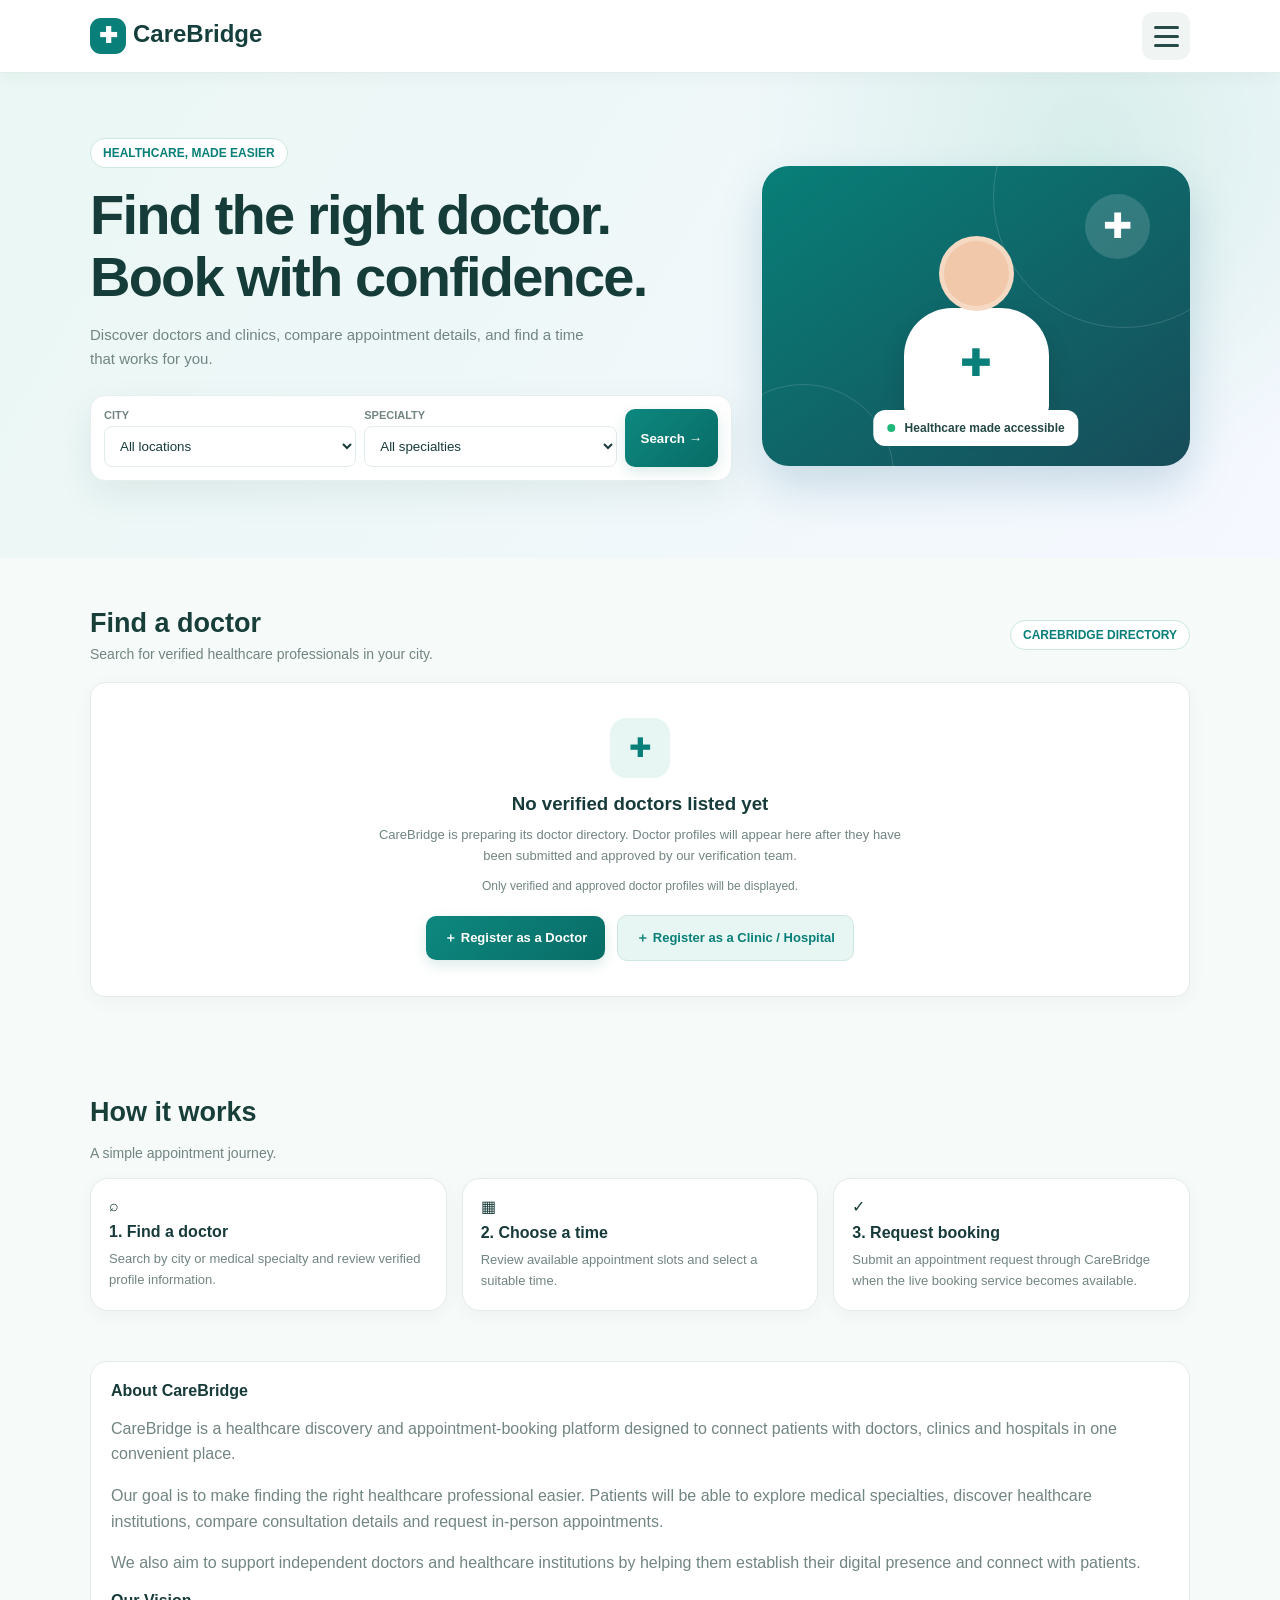
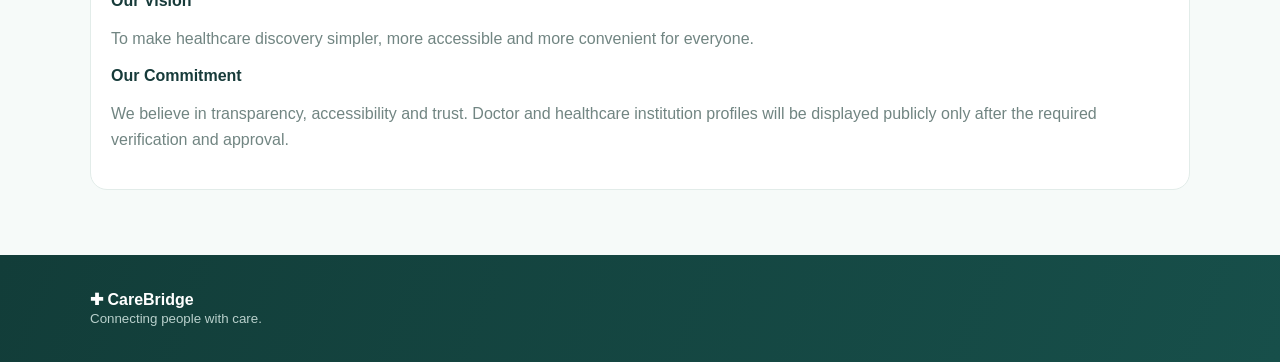
<file: index.html>
<!DOCTYPE html>
<html lang="en">

<head>
<meta charset="UTF-8">
<meta name="viewport" content="width=device-width, initial-scale=1.0">
<meta name="theme-color" content="#087f78">

<meta name="description" content="Discover verified doctors and clinics, compare appointment details and find healthcare services with CareBridge.">

<title>CareBridge | Doctor Appointments</title>

<style>

:root {
  --g:#087f78;
  --p:#e8f6f3;
  --ink:#173b3a;
  --muted:#718582;
  --line:#e2ece9;
  --bg:#f6faf9;
}

* {
  box-sizing:border-box;
}

html {
  scroll-behavior:smooth;
}

body {
  margin:0;
  font-family:Arial,sans-serif;
  color:var(--ink);
  background:var(--bg);
}

.wrap {
  width:min(1100px,92%);
  margin:auto;
}

header {
  background:white;
  border-bottom:1px solid var(--line);
  position:sticky;
  top:0;
  z-index:10;
  box-shadow:0 3px 18px #143c370b;
}

nav {
  height:72px;
  display:flex;
  align-items:center;
  justify-content:space-between;
  gap:12px;
}

.brand {
  font-size:24px;
  font-weight:800;
  color:#153f3c;
  white-space:nowrap;
  text-decoration:none;
}

.logo {
  display:inline-grid;
  place-items:center;
  width:36px;
  height:36px;
  background:var(--g);
  color:white;
  border-radius:11px;
  margin-right:7px;
  font-size:22px;
  vertical-align:middle;
}

button {
  cursor:pointer;
  border:0;
  border-radius:10px;
  padding:12px 16px;
  font-weight:bold;
  transition:.2s;
}

.primary {
  background:linear-gradient(135deg,#0d887f,#086c66);
  color:white;
  box-shadow:0 5px 14px #0d766e26;
}

.primary:hover {
  transform:translateY(-2px);
}

/* REGISTRATION BUTTONS */

.primary-link {
  display:inline-flex;
  align-items:center;
  justify-content:center;
  padding:13px 18px;
  border-radius:10px;
  background:linear-gradient(135deg,#0d887f,#086c66);
  color:white;
  text-decoration:none;
  font-size:13px;
  font-weight:bold;
  box-shadow:0 5px 14px #0d766e26;
  transition:.2s;
}

.primary-link:hover {
  transform:translateY(-2px);
  box-shadow:0 8px 18px #0d766e35;
}

.secondary-link {
  display:inline-flex;
  align-items:center;
  justify-content:center;
  padding:13px 18px;
  border-radius:10px;
  background:var(--p);
  color:var(--g);
  text-decoration:none;
  font-size:13px;
  font-weight:bold;
  border:1px solid #cde7e1;
  transition:.2s;
}

.secondary-link:hover {
  background:#d9f0eb;
  transform:translateY(-2px);
}

.register-actions {
  display:flex;
  justify-content:center;
  align-items:center;
  flex-wrap:wrap;
  gap:12px;
  margin-top:22px;
}

/* HERO */

.hero {
  padding:65px 0;
  background:
    radial-gradient(circle at 85% 15%,#d7eeea 0,transparent 30%),
    linear-gradient(120deg,#eaf7f4,#f5f8ff);
}

.hero-grid {
  display:grid;
  grid-template-columns:1.2fr .8fr;
  gap:30px;
  align-items:center;
}

.pill {
  display:inline-block;
  background:white;
  color:var(--g);
  border:1px solid #cde7e1;
  padding:7px 12px;
  border-radius:30px;
  font-size:12px;
  font-weight:bold;
}

h1 {
  color:#153c39;
  font-size:clamp(36px,5vw,56px);
  line-height:1.1;
  letter-spacing:-1.8px;
  margin:16px 0;
}

p {
  line-height:1.6;
  color:var(--muted);
}

.hero p {
  max-width:520px;
  font-size:15px;
}

.search {
  background:white;
  padding:13px;
  border-radius:15px;
  display:grid;
  grid-template-columns:1fr 1fr auto;
  gap:8px;
  margin-top:24px;
  border:1px solid #e6efed;
  box-shadow:0 14px 35px #1e4b4414;
}

label {
  font-size:11px;
  color:var(--muted);
  font-weight:bold;
  display:block;
  margin-bottom:5px;
}

select,
input {
  width:100%;
  padding:11px;
  border:1px solid var(--line);
  border-radius:8px;
  background:white;
  color:var(--ink);
  font-family:inherit;
}

/* HERO ILLUSTRATION */

.art {
  height:300px;
  background:linear-gradient(145deg,#087f78,#174c59);
  border-radius:27px;
  box-shadow:0 20px 45px #0a5a832e;
  overflow:hidden;
  position:relative;
}

.art:before,
.art:after {
  content:"";
  position:absolute;
  border:1px solid #ffffff24;
  border-radius:50%;
}

.art:before {
  width:260px;
  height:260px;
  top:-100px;
  right:-65px;
}

.art:after {
  width:180px;
  height:180px;
  bottom:-100px;
  left:-50px;
}

.doctor-visual {
  position:relative;
  width:100%;
  height:100%;
  display:flex;
  align-items:center;
  justify-content:center;
}

.doctor-circle {
  position:absolute;
  top:28px;
  right:40px;
  width:65px;
  height:65px;
  border-radius:50%;
  display:grid;
  place-items:center;
  background:#ffffff25;
  color:white;
  font-size:35px;
}

.doctor-person {
  position:relative;
  width:150px;
  height:190px;
  margin-top:30px;
  display:flex;
  align-items:center;
  flex-direction:column;
}

.doctor-head {
  width:75px;
  height:75px;
  border-radius:50%;
  background:#f1c8a9;
  border:5px solid #ffffff4d;
  z-index:2;
}

.doctor-body {
  width:145px;
  height:110px;
  margin-top:-3px;
  border-radius:48px 48px 12px 12px;
  background:white;
  color:var(--g);
  display:grid;
  place-items:center;
  font-size:38px;
  box-shadow:0 10px 25px #0002;
}

.visual-label {
  position:absolute;
  bottom:20px;
  left:50%;
  transform:translateX(-50%);
  width:max-content;
  max-width:90%;
  background:white;
  color:#234844;
  border-radius:12px;
  padding:11px 14px;
  font-size:12px;
  font-weight:bold;
}

.online-dot {
  display:inline-block;
  width:8px;
  height:8px;
  background:#20b77a;
  border-radius:50%;
  margin-right:6px;
}

/* SECTIONS */

section {
  padding:50px 0;
}

.head {
  display:flex;
  justify-content:space-between;
  align-items:center;
  gap:12px;
}

h2 {
  margin:0 0 7px;
  font-size:27px;
  color:#183e3a;
}

.muted {
  color:var(--muted);
  font-size:14px;
}

/* EMPTY DOCTOR DIRECTORY */

.empty-state {
  text-align:center;
  background:white;
  border:1px solid var(--line);
  border-radius:15px;
  padding:35px 20px;
  margin-top:20px;
  box-shadow:0 5px 20px #19463f09;
}

.empty-icon {
  width:60px;
  height:60px;
  border-radius:16px;
  background:var(--p);
  color:var(--g);
  display:grid;
  place-items:center;
  margin:0 auto 15px;
  font-size:27px;
}

.empty-state h3 {
  margin:0 0 10px;
  color:var(--ink);
}

.empty-state p {
  max-width:550px;
  margin:0 auto 12px;
  font-size:13px;
}

.search-message {
  margin-top:12px;
  font-size:13px;
  color:var(--muted);
}

/* HOW IT WORKS */

.steps {
  display:grid;
  grid-template-columns:repeat(3,1fr);
  gap:15px;
}

.step {
  background:white;
  border:1px solid var(--line);
  padding:18px;
  border-radius:18px;
  box-shadow:0 5px 18px #19463f09;
}

.step b {
  display:block;
  margin:8px 0;
}

.step p {
  font-size:13px;
  margin:0;
}

/* ABOUT AND FOOTER */

.about-box {
  background:white;
  border:1px solid var(--line);
  padding:20px;
  border-radius:17px;
}

footer {
  background:linear-gradient(110deg,#123d39,#174f4a);
  color:white;
  padding:35px 0;
  margin-top:15px;
}

footer small {
  color:#b9d0cc;
}

/* HAMBURGER NAVIGATION */

.main-nav {
  position:relative;
  display:flex;
  align-items:center;
  justify-content:space-between;
  height:72px;
  gap:15px;
}

.menu-toggle {
  width:48px;
  height:48px;
  padding:10px;
  background:#f0f5f4;
  border-radius:12px;
  display:flex;
  flex-direction:column;
  justify-content:center;
  align-items:center;
  gap:6px;
  flex-shrink:0;
  position:relative;
  z-index:32;
}

.menu-toggle span {
  display:block;
  width:25px;
  height:3px;
  background:#244b47;
  border-radius:5px;
}

.menu-overlay {
  display:none;
  position:fixed;
  inset:0;
  background:rgba(12,35,33,.45);
  z-index:30;
}

.menu-overlay.show {
  display:block;
}

.mobile-menu {
  display:none;
  position:absolute;
  top:calc(100% + 10px);
  right:0;
  width:min(360px,calc(100vw - 32px));
  background:white;
  border:1px solid var(--line);
  border-radius:18px;
  padding:18px;
  box-shadow:0 15px 45px rgba(0,0,0,.15);
  z-index:31;
  flex-direction:column;
  gap:5px;
}

.mobile-menu.open {
  display:flex;
  animation:menuSlideIn .25s ease-out;
}

@keyframes menuSlideIn {
  from {
    opacity:0;
    transform:translateY(-12px);
  }

  to {
    opacity:1;
    transform:translateY(0);
  }
}

.mobile-menu a {
  display:block;
  padding:14px 12px;
  border-radius:10px;
  text-decoration:none;
  color:#405b57;
  font-size:15px;
  font-weight:bold;
}

.mobile-menu a:hover {
  background:var(--p);
  color:var(--g);
}

.menu-divider {
  height:1px;
  background:var(--line);
  margin:10px 0;
}

.mobile-menu a.menu-register {
  background:var(--p);
  color:var(--g);
}

.mobile-menu a.menu-login {
  background:var(--g);
  color:white;
  text-align:center;
  margin-top:5px;
}

/* TABLET */

@media(max-width:750px) {

  .hero-grid {
    grid-template-columns:1fr;
    gap:25px;
  }

  .hero {
    padding:42px 0;
  }

  .art {
    height:240px;
  }

}

/* MOBILE */

@media(max-width:540px) {

  nav,
  .main-nav {
    height:65px;
  }

  .brand {
    font-size:21px;
  }

  .hero {
    padding:38px 0;
  }

  .hero-grid {
    grid-template-columns:1fr;
    gap:22px;
  }

  h1 {
    font-size:39px;
    margin:15px 0;
  }

  .hero p {
    font-size:14px;
  }

  .search {
    grid-template-columns:1fr;
  }

  .art {
    height:220px;
  }

  .steps {
    grid-template-columns:1fr;
  }

  .head {
    align-items:flex-start;
    flex-direction:column;
  }

  section {
    padding:42px 0;
  }

  .register-actions a {
    width:100%;
    max-width:280px;
  }

}

</style>
</head>

<body>

<!-- HEADER -->

<header>
  <div class="wrap">

    <nav class="main-nav">

      <a href="index.html" class="brand">
        <span class="logo">✚</span>CareBridge
      </a>

      <button
        class="menu-toggle"
        id="menuToggle"
        aria-label="Open navigation menu"
        aria-expanded="false"
        type="button">

        <span></span>
        <span></span>
        <span></span>

      </button>

      <div class="menu-overlay" id="menuOverlay"></div>

      <div class="mobile-menu" id="mobileMenu">

        <a href="index.html">⌂ Home</a>

        <a href="#doctors">♙ Doctors</a>

        <a href="clinics.html">✚ Clinics & Hospitals</a>

        <a href="login.html?type=patient">▦ My Appointments</a>

        <a href="#about">ⓘ About Us</a>

        <a href="#contact">✉ Contact Us</a>

        <div class="menu-divider"></div>

        <a href="login.html?type=doctor&mode=register"
           class="menu-register">
          ＋ Register as a Doctor
        </a>

        <a href="login.html?type=clinic&mode=register"
           class="menu-register">
          ＋ Register as a Clinic / Hospital
        </a>

        <a href="login.html?type=patient"
           class="menu-login">
          ↪ Patient Login / Register
        </a>

      </div>

    </nav>

  </div>
</header>

<main>

<!-- HERO -->

<section class="hero">

  <div class="wrap hero-grid">

    <div>

      <span class="pill">HEALTHCARE, MADE EASIER</span>

      <h1>Find the right doctor. Book with confidence.</h1>

      <p>
        Discover doctors and clinics, compare appointment details,
        and find a time that works for you.
      </p>

      <div class="search">

        <div>
          <label for="city">CITY</label>

          <select id="city">
            <option value="">All locations</option>
            <option value="Hojai">Hojai</option>
            <option value="Guwahati">Guwahati</option>
          </select>
        </div>

        <div>
          <label for="specialty">SPECIALTY</label>

          <select id="specialty">
            <option value="">All specialties</option>
            <option>General Physician</option>
            <option>Dermatologist</option>
            <option>Paediatrician</option>
            <option>Cardiologist</option>
            <option>Gynaecologist</option>
          </select>
        </div>

        <button class="primary" id="searchDoctors" type="button">
          Search →
        </button>

      </div>

      <div class="search-message" id="searchMessage" aria-live="polite"></div>

    </div>

    <div class="art">

      <div class="doctor-visual">

        <div class="doctor-circle">✚</div>

        <div class="doctor-person">
          <div class="doctor-head"></div>
          <div class="doctor-body">✚</div>
        </div>

        <div class="visual-label">
          <span class="online-dot"></span>
          Healthcare made accessible
        </div>

      </div>

    </div>

  </div>

</section>

<!-- DOCTOR DIRECTORY -->

<section id="doctors">

  <div class="wrap">

    <div class="head">

      <div>
        <h2>Find a doctor</h2>

        <div class="muted">
          Search for verified healthcare professionals in your city.
        </div>
      </div>

      <span class="pill">CAREBRIDGE DIRECTORY</span>

    </div>

    <div class="empty-state">

      <div class="empty-icon">✚</div>

      <h3>No verified doctors listed yet</h3>

      <p>
        CareBridge is preparing its doctor directory.
        Doctor profiles will appear here after they have been
        submitted and approved by our verification team.
      </p>

      <div class="muted" style="font-size:12px">
        Only verified and approved doctor profiles will be displayed.
      </div>

      <div class="register-actions">

        <a href="login.html?type=doctor&mode=register"
           class="primary-link">
          ＋ Register as a Doctor
        </a>

        <a href="login.html?type=clinic&mode=register"
           class="secondary-link">
          ＋ Register as a Clinic / Hospital
        </a>

      </div>

    </div>

  </div>

</section>

<!-- HOW IT WORKS -->

<section id="how">

  <div class="wrap">

    <h2>How it works</h2>

    <p class="muted">A simple appointment journey.</p>

    <div class="steps">

      <div class="step">
        <div>⌕</div>
        <b>1. Find a doctor</b>
        <p>
          Search by city or medical specialty and review
          verified profile information.
        </p>
      </div>

      <div class="step">
        <div>▦</div>
        <b>2. Choose a time</b>
        <p>
          Review available appointment slots and select
          a suitable time.
        </p>
      </div>

      <div class="step">
        <div>✓</div>
        <b>3. Request booking</b>
        <p>
          Submit an appointment request through CareBridge
          when the live booking service becomes available.
        </p>
      </div>

    </div>

  </div>

</section>

<!-- ABOUT -->

<section id="about" style="padding-top:0">

  <div class="wrap">

    <div class="about-box">

      <b>About CareBridge</b>

      <p>
        CareBridge is a healthcare discovery and appointment-booking
        platform designed to connect patients with doctors, clinics
        and hospitals in one convenient place.
      </p>

      <p>
        Our goal is to make finding the right healthcare professional
        easier. Patients will be able to explore medical specialties,
        discover healthcare institutions, compare consultation details
        and request in-person appointments.
      </p>

      <p>
        We also aim to support independent doctors and healthcare
        institutions by helping them establish their digital presence
        and connect with patients.
      </p>

      <b>Our Vision</b>

      <p>
        To make healthcare discovery simpler, more accessible and
        more convenient for everyone.
      </p>

      <b>Our Commitment</b>

      <p>
        We believe in transparency, accessibility and trust.
        Doctor and healthcare institution profiles will be displayed
        publicly only after the required verification and approval.
      </p>

    </div>

  </div>

</section>

</main>

<!-- FOOTER -->

<footer id="contact">

  <div class="wrap">

    <b>✚ CareBridge</b>
    <br>

    <small>
      Connecting people with care.
    </small>

  </div>

</footer>

<!-- JAVASCRIPT -->

<script>

document.addEventListener("DOMContentLoaded", function() {

  const menuToggle = document.getElementById("menuToggle");
  const mobileMenu = document.getElementById("mobileMenu");
  const menuOverlay = document.getElementById("menuOverlay");

  function toggleMenu() {

    const isOpen = mobileMenu.classList.toggle("open");

    menuOverlay.classList.toggle("show", isOpen);

    menuToggle.setAttribute(
      "aria-expanded",
      String(isOpen)
    );

    menuToggle.setAttribute(
      "aria-label",
      isOpen ? "Close navigation menu" : "Open navigation menu"
    );

  }

  function closeMenu() {

    mobileMenu.classList.remove("open");

    menuOverlay.classList.remove("show");

    menuToggle.setAttribute("aria-expanded", "false");

    menuToggle.setAttribute("aria-label", "Open navigation menu");

  }

  menuToggle.addEventListener("click", toggleMenu);

  menuOverlay.addEventListener("click", closeMenu);

  mobileMenu.querySelectorAll("a").forEach(function(link) {

    link.addEventListener("click", closeMenu);

  });

  document.addEventListener("keydown", function(event) {

    if (event.key === "Escape") {
      closeMenu();
    }

  });

  // No fictional doctor profiles are displayed.
  // The directory will later load approved profiles from Firebase.

  const searchButton = document.getElementById("searchDoctors");

  const city = document.getElementById("city");

  const specialty = document.getElementById("specialty");

  const searchMessage = document.getElementById("searchMessage");

  searchButton.addEventListener("click", function() {

    const selectedCity = city.value;
    const selectedSpecialty = specialty.value;

    let message = "No verified doctors are currently listed";

    if (selectedCity) {
      message += " in " + selectedCity;
    }

    if (selectedSpecialty) {
      message += " for " + selectedSpecialty;
    }

    searchMessage.textContent = message + ". Please check back later.";

    document.getElementById("doctors").scrollIntoView({
      behavior:"smooth"
    });

  });

});

</script>

</body>
</html>
</file>
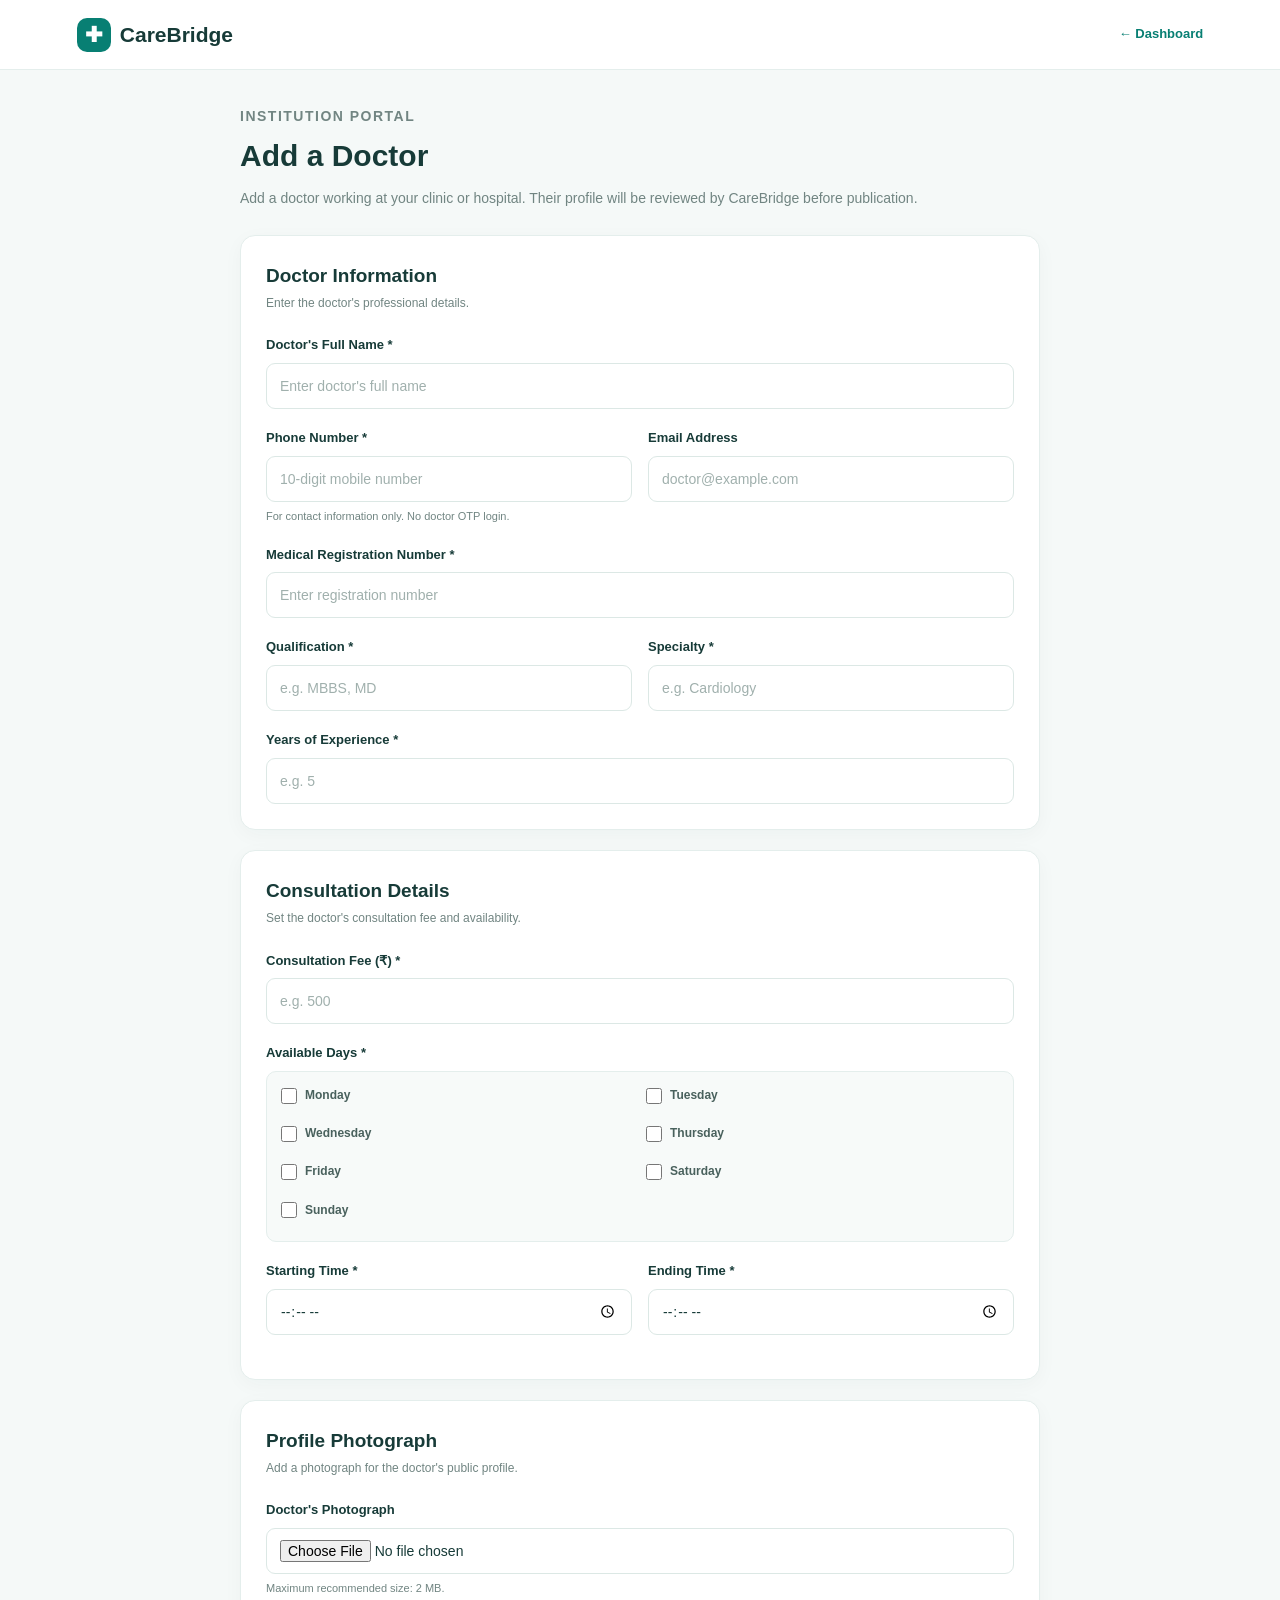
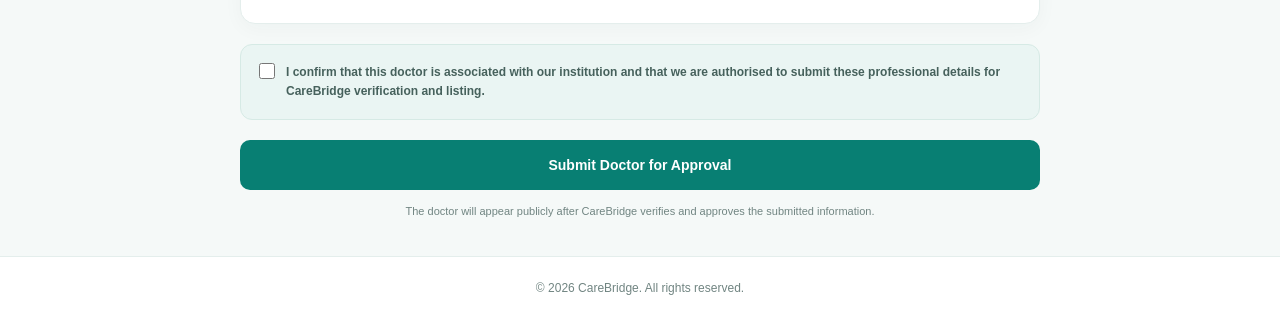
<file: add-doctor.html>
<!DOCTYPE html>
<html lang="en">
<head>
  <meta charset="UTF-8">
  <meta name="viewport" content="width=device-width, initial-scale=1.0">
  <title>Add Doctor | CareBridge</title>
  <link rel="stylesheet" href="css/add-doctor.css">
</head>

<body>

<header class="page-header">
  <a href="clinic-dashboard.html" class="brand">
    <span class="logo">✚</span>
    CareBridge
  </a>
  <a href="clinic-dashboard.html" class="back-link">
    ← Dashboard
  </a>
</header>

<main class="page-container">

  <section class="page-intro">
    <p class="eyebrow">INSTITUTION PORTAL</p>
    <h1>Add a Doctor</h1>
    <p>
      Add a doctor working at your clinic or hospital.
      Their profile will be reviewed by CareBridge before publication.
    </p>
  </section>

  <form id="addDoctorForm">

    <section class="form-card">
      <h2>Doctor Information</h2>
      <p class="section-description">
        Enter the doctor's professional details.
      </p>

      <div class="form-group">
        <label for="doctorName">Doctor's Full Name *</label>
        <input type="text" id="doctorName" name="doctorName"
          placeholder="Enter doctor's full name" required>
      </div>

      <div class="form-row">
        <div class="form-group">
          <label for="doctorPhone">Phone Number *</label>
          <input type="tel" id="doctorPhone" name="doctorPhone"
            placeholder="10-digit mobile number"
            pattern="[6-9][0-9]{9}" maxlength="10" required>
          <small>For contact information only. No doctor OTP login.</small>
        </div>

        <div class="form-group">
          <label for="doctorEmail">Email Address</label>
          <input type="email" id="doctorEmail" name="doctorEmail"
            placeholder="doctor@example.com">
        </div>
      </div>

      <div class="form-group">
        <label for="registrationNumber">Medical Registration Number *</label>
        <input type="text" id="registrationNumber"
          name="registrationNumber"
          placeholder="Enter registration number" required>
      </div>

      <div class="form-row">
        <div class="form-group">
          <label for="qualification">Qualification *</label>
          <input type="text" id="qualification" name="qualification"
            placeholder="e.g. MBBS, MD" required>
        </div>

        <div class="form-group">
          <label for="specialty">Specialty *</label>
          <input type="text" id="specialty" name="specialty"
            placeholder="e.g. Cardiology" required>
        </div>
      </div>

      <div class="form-group">
        <label for="experience">Years of Experience *</label>
        <input type="number" id="experience" name="experience"
          min="0" max="70" placeholder="e.g. 5" required>
      </div>
    </section>

    <section class="form-card">
      <h2>Consultation Details</h2>
      <p class="section-description">
        Set the doctor's consultation fee and availability.
      </p>

      <div class="form-group">
        <label for="consultationFee">Consultation Fee (₹) *</label>
        <input type="number" id="consultationFee"
          name="consultationFee" min="0" step="1"
          placeholder="e.g. 500" required>
      </div>

      <div class="form-group">
        <label>Available Days *</label>
        <div class="days-grid">
          <label><input type="checkbox" name="availableDays" value="Monday"> Monday</label>
          <label><input type="checkbox" name="availableDays" value="Tuesday"> Tuesday</label>
          <label><input type="checkbox" name="availableDays" value="Wednesday"> Wednesday</label>
          <label><input type="checkbox" name="availableDays" value="Thursday"> Thursday</label>
          <label><input type="checkbox" name="availableDays" value="Friday"> Friday</label>
          <label><input type="checkbox" name="availableDays" value="Saturday"> Saturday</label>
          <label><input type="checkbox" name="availableDays" value="Sunday"> Sunday</label>
        </div>
      </div>

      <div class="form-row">
        <div class="form-group">
          <label for="startTime">Starting Time *</label>
          <input type="time" id="startTime" name="startTime" required>
        </div>

        <div class="form-group">
          <label for="endTime">Ending Time *</label>
          <input type="time" id="endTime" name="endTime" required>
        </div>
      </div>
    </section>

    <section class="form-card">
      <h2>Profile Photograph</h2>
      <p class="section-description">
        Add a photograph for the doctor's public profile.
      </p>

      <div class="form-group">
        <label for="doctorPhoto">Doctor's Photograph</label>
        <input type="file" id="doctorPhoto" name="doctorPhoto"
          accept="image/jpeg,image/png,image/webp">
        <small>Maximum recommended size: 2 MB.</small>
      </div>
    </section>

    <section class="declaration-card">
      <label class="declaration-label">
        <input type="checkbox" id="institutionDeclaration" required>
        <span>
          I confirm that this doctor is associated with our institution
          and that we are authorised to submit these professional details
          for CareBridge verification and listing.
        </span>
      </label>
    </section>

    <button type="submit" class="submit-btn">
      Submit Doctor for Approval
    </button>

    <p class="form-note">
      The doctor will appear publicly after CareBridge
      verifies and approves the submitted information.
    </p>

  </form>

</main>

<footer>
  © 2026 CareBridge. All rights reserved.
</footer>
<script src="js/clinic-doctors.js"></script>
</body>
</html>
</file>
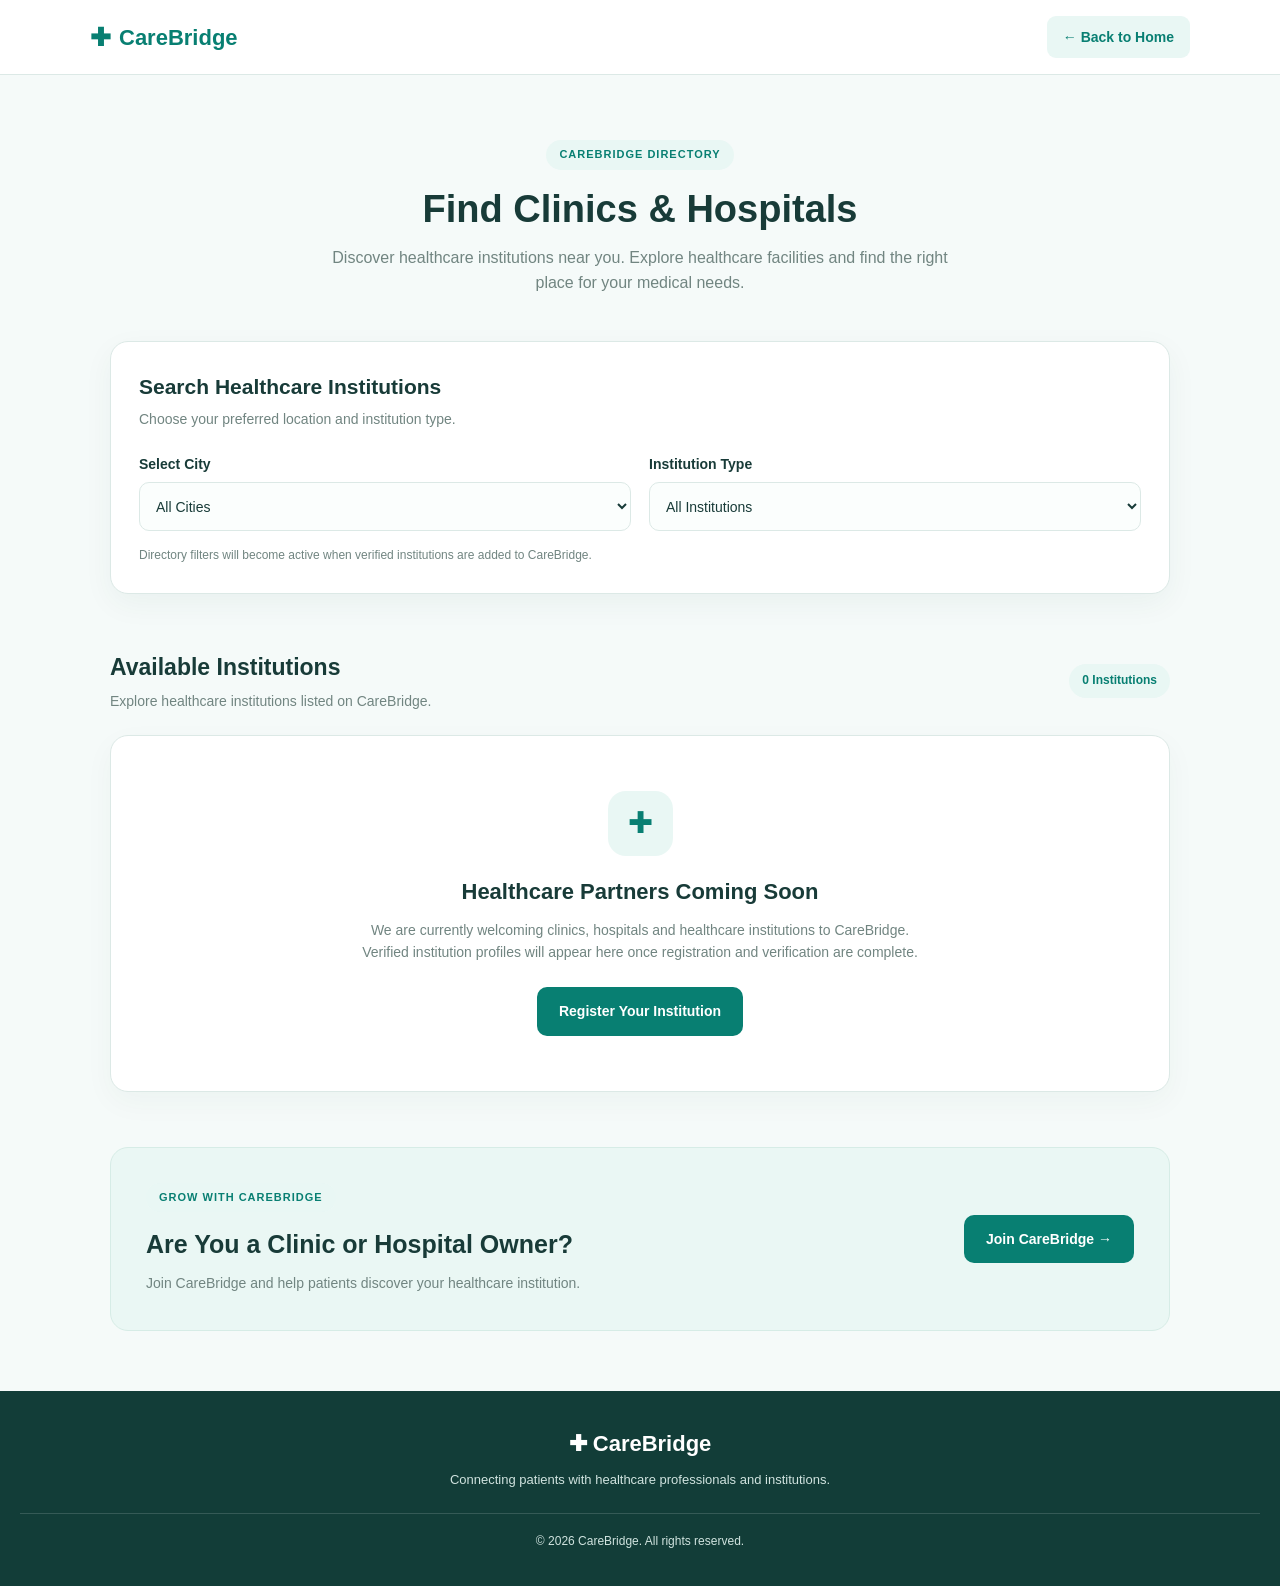
<file: clinics.html>
<!DOCTYPE html>
<html lang="en">
<head>
  <meta charset="UTF-8">
  <meta name="viewport" content="width=device-width, initial-scale=1.0">

  <meta name="description" content="Find clinics and hospitals in Hojai, Guwahati and other locations with CareBridge.">

  <title>Clinics & Hospitals | CareBridge</title>

  <link rel="stylesheet" href="css/clinics.css">
</head>

<body>

  <!-- HEADER -->
  <header class="directory-header">
    <div class="header-inner">

      <a href="index.html" class="brand">
        <span class="logo">✚</span>
        CareBridge
      </a>

      <a href="index.html" class="back-link">
        ← Back to Home
      </a>

    </div>
  </header>

  <!-- HERO SECTION -->
  <main>

    <section class="directory-hero">

      <span class="eyebrow">CAREBRIDGE DIRECTORY</span>

      <h1>Find Clinics & Hospitals</h1>

      <p>
        Discover healthcare institutions near you.
        Explore healthcare facilities and find the right place
        for your medical needs.
      </p>

    </section>

    <!-- SEARCH SECTION -->
    <section class="search-section">

      <div class="search-heading">
        <h2>Search Healthcare Institutions</h2>
        <p>Choose your preferred location and institution type.</p>
      </div>

      <div class="search-fields">

        <div class="field">
          <label for="city">Select City</label>

          <select id="city">
            <option value="">All Cities</option>
            <option value="Hojai">Hojai</option>
            <option value="Guwahati">Guwahati</option>
            <option value="Other">Other Locations</option>
          </select>
        </div>

        <div class="field">
          <label for="institutionType">Institution Type</label>

          <select id="institutionType">
            <option value="">All Institutions</option>
            <option value="Clinic">Clinic</option>
            <option value="Hospital">Hospital</option>
            <option value="Nursing Home">Nursing Home</option>
            <option value="Diagnostic Centre">Diagnostic Centre</option>
          </select>
        </div>

      </div>

      <p class="search-note">
        Directory filters will become active when verified institutions
        are added to CareBridge.
      </p>

    </section>

    <!-- DIRECTORY RESULTS -->
    <section class="directory-results">

      <div class="results-heading">
        <div>
          <h2>Available Institutions</h2>
          <p>Explore healthcare institutions listed on CareBridge.</p>
        </div>

        <span class="result-count">0 Institutions</span>
      </div>

      <div class="empty-state">

        <div class="empty-icon">✚</div>

        <h3>Healthcare Partners Coming Soon</h3>

        <p>
          We are currently welcoming clinics, hospitals and
          healthcare institutions to CareBridge.
          Verified institution profiles will appear here
          once registration and verification are complete.
        </p>

        <a href="clinic-register.html" class="primary-button">
          Register Your Institution
        </a>

      </div>

    </section>

    <!-- PARTNER SECTION -->
    <section class="partner-section">

      <div class="partner-content">

        <div>
          <span class="eyebrow">GROW WITH CAREBRIDGE</span>

          <h2>Are You a Clinic or Hospital Owner?</h2>

          <p>
            Join CareBridge and help patients discover
            your healthcare institution.
          </p>
        </div>

        <a href="clinic-register.html" class="partner-button">
          Join CareBridge →
        </a>

      </div>

    </section>

  </main>

  <!-- FOOTER -->
  <footer>
    <div class="footer-inner">

      <a href="index.html" class="footer-brand">
        ✚ CareBridge
      </a>

      <p>
        Connecting patients with healthcare professionals
        and institutions.
      </p>

      <p class="copyright">
        © 2026 CareBridge. All rights reserved.
      </p>

    </div>
  </footer>

</body>
</html>
</file>
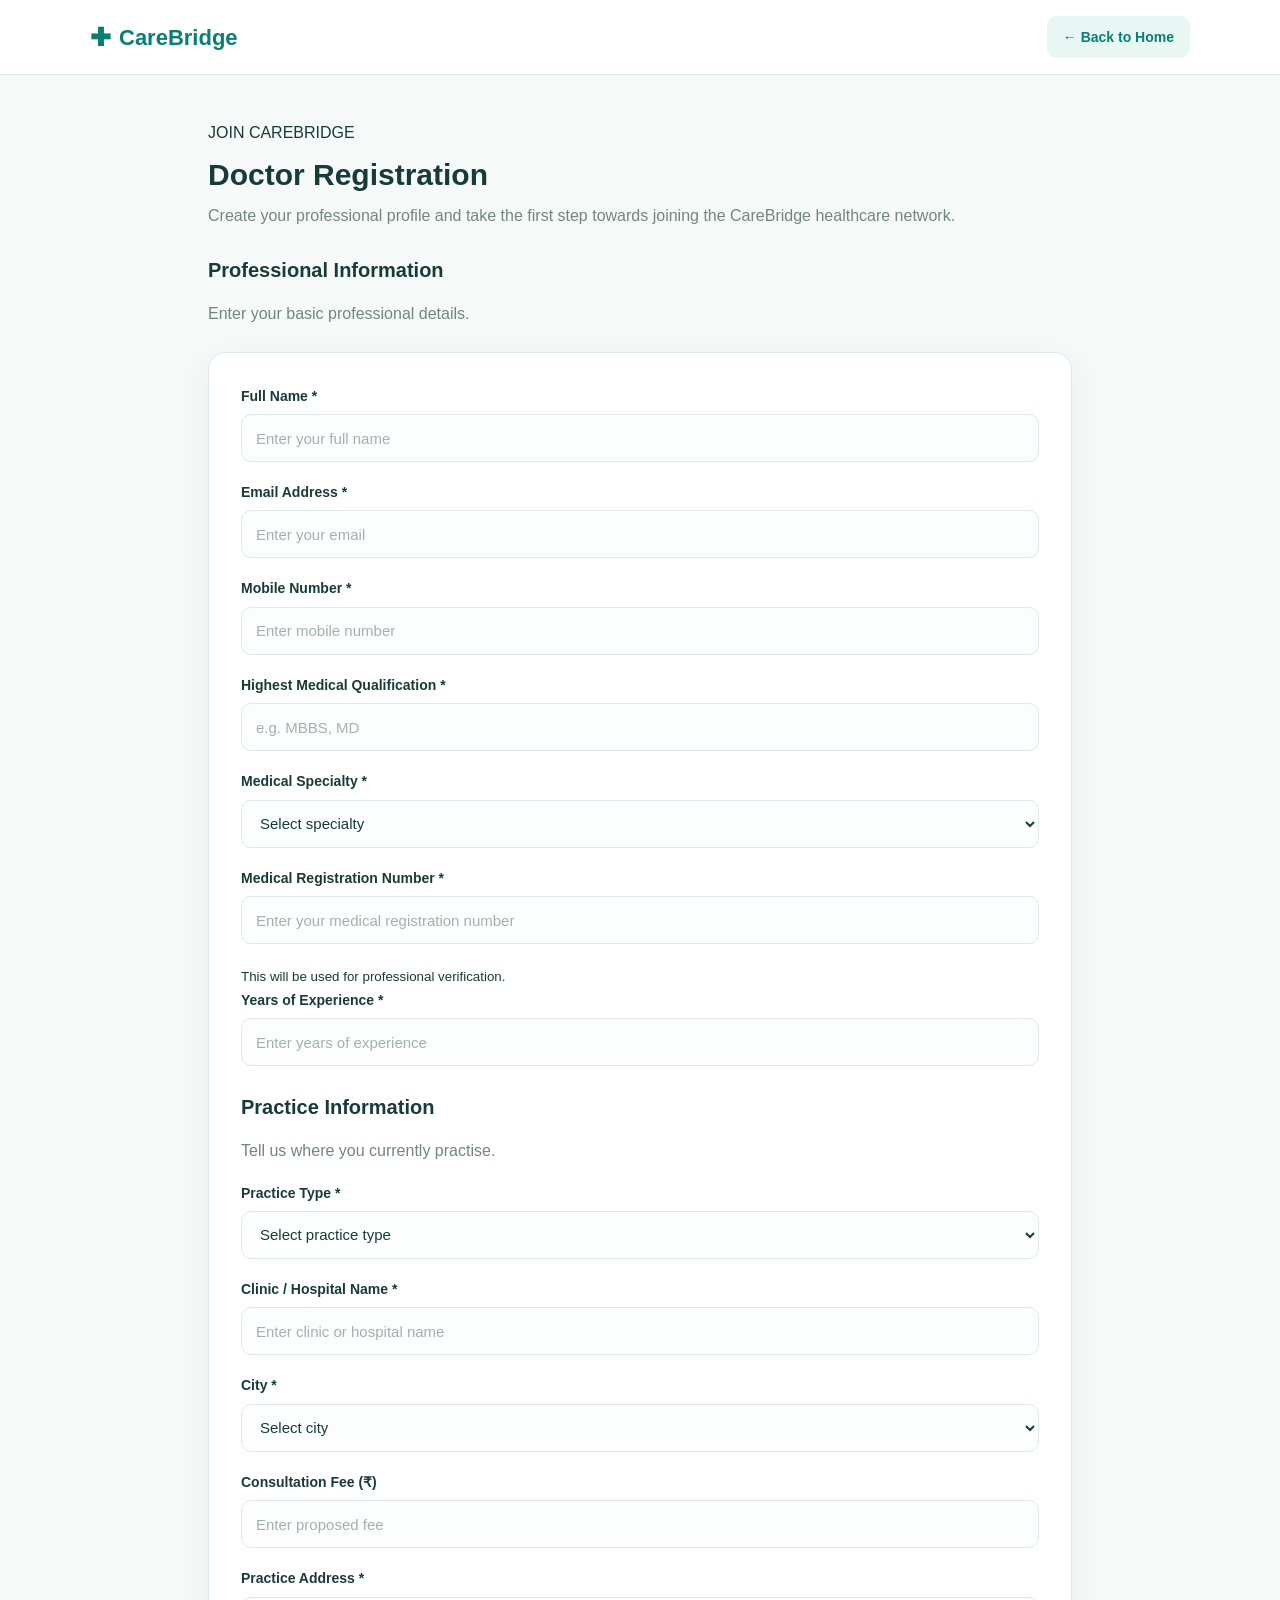
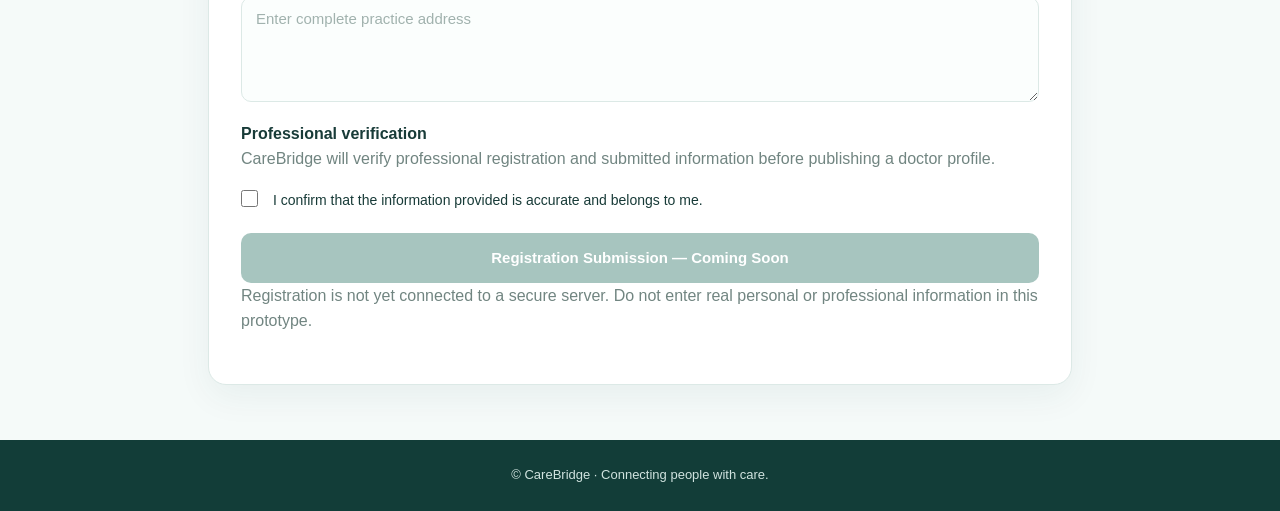
<file: doctor-register.html>
<!DOCTYPE html>
<html lang="en">
<head>
  <meta charset="UTF-8">
  <meta name="viewport" content="width=device-width, initial-scale=1.0">
  <meta name="theme-color" content="#087f78">

  <title>Doctor Registration | CareBridge</title>

  <link rel="stylesheet" href="css/doctor-register.css">
</head>

<body>

<header class="register-header">
  <div class="header-inner">
    <a href="index.html" class="brand">
      <span class="logo">✚</span>
      CareBridge
    </a>

    <a href="index.html" class="back-link">← Back to Home</a>
  </div>
</header>

<main class="register-container">

  <div class="register-heading">
    <span class="eyebrow">JOIN CAREBRIDGE</span>
    <h1>Doctor Registration</h1>
    <p>
      Create your professional profile and take the first step
      towards joining the CareBridge healthcare network.
    </p>
  </div>

  <div class="registration-card">

    <div class="form-heading">
      <h2>Professional Information</h2>
      <p>Enter your basic professional details.</p>
    </div>

    <form id="doctorRegistrationForm">

      <div class="form-group">
        <label for="fullName">Full Name *</label>
        <input
          type="text"
          id="fullName"
          placeholder="Enter your full name"
          required>
      </div>

      <div class="form-row">

        <div class="form-group">
          <label for="email">Email Address *</label>
          <input
            type="email"
            id="email"
            placeholder="Enter your email"
            required>
        </div>

        <div class="form-group">
          <label for="phone">Mobile Number *</label>
          <input
            type="tel"
            id="phone"
            placeholder="Enter mobile number"
            required>
        </div>

      </div>

      <div class="form-row">

        <div class="form-group">
          <label for="qualification">Highest Medical Qualification *</label>
          <input
            type="text"
            id="qualification"
            placeholder="e.g. MBBS, MD"
            required>
        </div>

        <div class="form-group">
          <label for="specialty">Medical Specialty *</label>
          <select id="specialty" required>
            <option value="">Select specialty</option>
            <option>General Physician</option>
            <option>Dermatologist</option>
            <option>Paediatrician</option>
            <option>Cardiologist</option>
            <option>Gynaecologist</option>
            <option>Orthopaedic Surgeon</option>
            <option>Neurologist</option>
            <option>Psychiatrist</option>
            <option>Ophthalmologist</option>
            <option>ENT Specialist</option>
            <option>Other</option>
          </select>
        </div>

      </div>

      <div class="form-group">
        <label for="registrationNumber">
          Medical Registration Number *
        </label>
        <input
          type="text"
          id="registrationNumber"
          placeholder="Enter your medical registration number"
          required>
        <small>
          This will be used for professional verification.
        </small>
      </div>

      <div class="form-group">
        <label for="experience">Years of Experience *</label>
        <input
          type="number"
          id="experience"
          min="0"
          max="70"
          placeholder="Enter years of experience"
          required>
      </div>

      <div class="section-divider"></div>

      <div class="form-heading">
        <h2>Practice Information</h2>
        <p>Tell us where you currently practise.</p>
      </div>

      <div class="form-group">
        <label for="practiceType">Practice Type *</label>
        <select id="practiceType" required>
          <option value="">Select practice type</option>
          <option>Own Clinic</option>
          <option>Hospital</option>
          <option>Private Practice</option>
          <option>Multiple Locations</option>
        </select>
      </div>

      <div class="form-group">
        <label for="clinicName">Clinic / Hospital Name *</label>
        <input
          type="text"
          id="clinicName"
          placeholder="Enter clinic or hospital name"
          required>
      </div>

      <div class="form-row">

        <div class="form-group">
          <label for="city">City *</label>
          <select id="city" required>
            <option value="">Select city</option>
            <option>Hojai</option>
            <option>Guwahati</option>
            <option>Other</option>
          </select>
        </div>

        <div class="form-group">
          <label for="consultationFee">Consultation Fee (₹)</label>
          <input
            type="number"
            id="consultationFee"
            min="0"
            placeholder="Enter proposed fee">
        </div>

      </div>

      <div class="form-group">
        <label for="address">Practice Address *</label>
        <textarea
          id="address"
          rows="3"
          placeholder="Enter complete practice address"
          required></textarea>
      </div>

      <div class="section-divider"></div>

      <div class="verification-note">
        <strong>Professional verification</strong>
        <p>
          CareBridge will verify professional registration and
          submitted information before publishing a doctor profile.
        </p>
      </div>

      <div class="form-group consent">
        <label>
          <input type="checkbox" id="declaration" required>
          I confirm that the information provided is accurate
          and belongs to me.
        </label>
      </div>

      <button type="button" class="submit-button" disabled>
        Registration Submission — Coming Soon
      </button>

      <p class="form-disclaimer">
        Registration is not yet connected to a secure server.
        Do not enter real personal or professional information
        in this prototype.
      </p>

    </form>

  </div>

</main>

<footer class="register-footer">
  <p>© CareBridge · Connecting people with care.</p>
</footer>

</body>
</html>
</file>
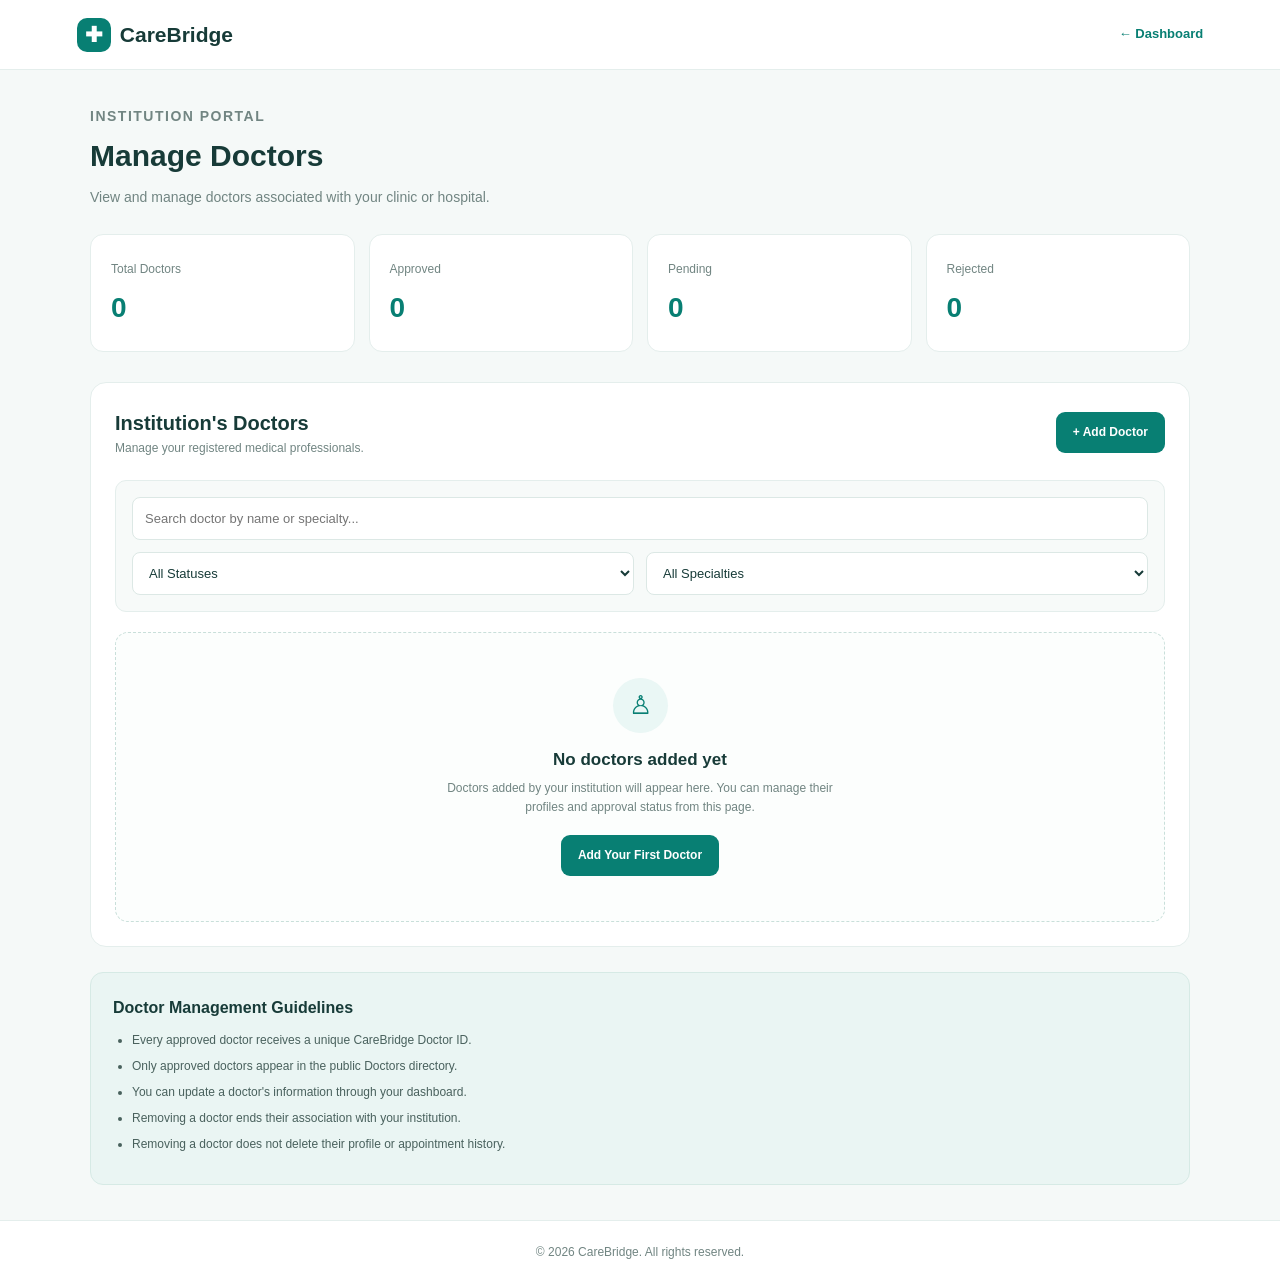
<file: manage-doctors.html>
<!DOCTYPE html>
<html lang="en">
<head>
  <meta charset="UTF-8">
  <meta name="viewport" content="width=device-width, initial-scale=1.0">
  <title>Manage Doctors | CareBridge</title>
  <link rel="stylesheet" href="css/manage-doctors.css">
</head>

<body>

<header class="page-header">
  <a href="clinic-dashboard.html" class="brand">
    <span class="logo">✚</span>
    CareBridge
  </a>

  <a href="clinic-dashboard.html" class="back-link">
    ← Dashboard
  </a>
</header>

<main class="page-container">

  <section class="page-intro">
    <p class="eyebrow">INSTITUTION PORTAL</p>
    <h1>Manage Doctors</h1>
    <p>View and manage doctors associated with your clinic or hospital.</p>
  </section>

  <section class="stats-grid">

    <div class="stat-card">
      <span>Total Doctors</span>
      <h2 id="totalDoctors">0</h2>
    </div>

    <div class="stat-card">
      <span>Approved</span>
      <h2 id="approvedDoctors">0</h2>
    </div>

    <div class="stat-card">
      <span>Pending</span>
      <h2 id="pendingDoctors">0</h2>
    </div>

    <div class="stat-card">
      <span>Rejected</span>
      <h2 id="rejectedDoctors">0</h2>
    </div>

  </section>

  <section class="management-section">

    <div class="section-heading">
      <div>
        <h2>Institution's Doctors</h2>
        <p>Manage your registered medical professionals.</p>
      </div>

      <a href="add-doctor.html" class="add-btn">
        + Add Doctor
      </a>
    </div>

    <div class="filter-panel">

      <div class="search-box">
        <input
          type="search"
          id="doctorSearch"
          placeholder="Search doctor by name or specialty..."
        >
      </div>

      <div class="filter-row">
        <select id="statusFilter">
          <option value="all">All Statuses</option>
          <option value="pending">Pending Approval</option>
          <option value="approved">Approved</option>
          <option value="rejected">Rejected</option>
        </select>

        <select id="specialtyFilter">
          <option value="all">All Specialties</option>
        </select>
      </div>

    </div>

    <div id="doctorList" class="doctor-list">

      <div class="empty-state" id="emptyState">
        <div class="empty-icon">♙</div>
        <h3>No doctors added yet</h3>
        <p>
          Doctors added by your institution will appear here.
          You can manage their profiles and approval status from this page.
        </p>
        <a href="add-doctor.html" class="add-btn">
          Add Your First Doctor
        </a>
      </div>

    </div>

    <p id="noResults" class="no-results" hidden>
      No doctors match your search.
    </p>

  </section>

  <section class="information-card">
    <h3>Doctor Management Guidelines</h3>
    <ul>
      <li>Every approved doctor receives a unique CareBridge Doctor ID.</li>
      <li>Only approved doctors appear in the public Doctors directory.</li>
      <li>You can update a doctor's information through your dashboard.</li>
      <li>Removing a doctor ends their association with your institution.</li>
      <li>Removing a doctor does not delete their profile or appointment history.</li>
    </ul>
  </section>

</main>

<footer>
  © 2026 CareBridge. All rights reserved.
</footer>
<script src="js/clinic-doctors.js"></script>
</body>
</html>
</file>
<file: css/add-doctor.css>
:root {
  --green: #087f73;
  --green-dark: #075e56;
  --pale: #eaf7f5;
  --ink: #173b38;
  --muted: #718582;
  --line: #e4eeec;
  --bg: #f5f9f8;
}

* {
  margin: 0;
  padding: 0;
  box-sizing: border-box;
}

body {
  font-family: Arial, sans-serif;
  background: var(--bg);
  color: var(--ink);
  line-height: 1.6;
}

.page-header {
  height: 70px;
  padding: 0 6%;
  background: white;
  border-bottom: 1px solid var(--line);
  display: flex;
  align-items: center;
  justify-content: space-between;
}

.brand {
  display: flex;
  align-items: center;
  gap: 9px;
  color: var(--ink);
  text-decoration: none;
  font-size: 21px;
  font-weight: 800;
}

.logo {
  width: 34px;
  height: 34px;
  background: var(--green);
  color: white;
  border-radius: 10px;
  display: grid;
  place-items: center;
}

.back-link {
  color: var(--green);
  text-decoration: none;
  font-size: 13px;
  font-weight: 700;
}

.page-container {
  width: 90%;
  max-width: 800px;
  margin: 35px auto;
}

.page-intro {
  margin-bottom: 25px;
}

.eyebrow {
  color: var(--green);
  font-size: 11px;
  font-weight: 800;
  letter-spacing: 1.5px;
  margin-bottom: 5px;
}

.page-intro h1 {
  font-size: 30px;
  margin-bottom: 7px;
}

.page-intro p {
  color: var(--muted);
  font-size: 14px;
}

.form-card {
  background: white;
  border: 1px solid var(--line);
  border-radius: 15px;
  padding: 25px;
  margin-bottom: 20px;
  box-shadow: 0 5px 20px rgba(20, 65, 59, 0.035);
}

.form-card h2 {
  font-size: 19px;
  margin-bottom: 3px;
}

.section-description {
  font-size: 12px;
  color: var(--muted);
  margin-bottom: 22px;
}

.form-group {
  margin-bottom: 19px;
  flex: 1;
  min-width: 0;
}

.form-group:last-child {
  margin-bottom: 0;
}

.form-group label {
  display: block;
  font-size: 13px;
  font-weight: 700;
  margin-bottom: 7px;
}

.form-group input:not([type="checkbox"]) {
  width: 100%;
  min-height: 46px;
  padding: 11px 13px;
  border: 1px solid #dce8e5;
  border-radius: 9px;
  outline: none;
  background: #fff;
  color: var(--ink);
  font-size: 14px;
  font-family: inherit;
}

.form-group input:focus {
  border-color: var(--green);
  box-shadow: 0 0 0 3px rgba(8, 127, 115, 0.08);
}

.form-group input::placeholder {
  color: #a0b0ad;
}

.form-group small {
  display: block;
  color: var(--muted);
  font-size: 11px;
  margin-top: 6px;
}

.form-row {
  display: flex;
  gap: 16px;
}

.days-grid {
  display: grid;
  grid-template-columns: repeat(2, 1fr);
  gap: 12px;
  padding: 14px;
  background: #f7faf9;
  border: 1px solid var(--line);
  border-radius: 10px;
}

.days-grid label {
  display: flex;
  align-items: center;
  gap: 8px;
  font-size: 12px;
  color: #49615d;
  font-weight: 600;
}

.days-grid input,
.declaration-label input {
  accent-color: var(--green);
  width: 16px;
  height: 16px;
  flex-shrink: 0;
}

.declaration-card {
  padding: 18px;
  background: #eaf5f3;
  border: 1px solid #d6eae5;
  border-radius: 12px;
  margin-bottom: 20px;
}

.declaration-label {
  display: flex;
  align-items: flex-start;
  gap: 11px;
  font-size: 12px;
  line-height: 1.6;
  color: #46615c;
  font-weight: 600;
}

.submit-btn {
  width: 100%;
  min-height: 50px;
  border: none;
  border-radius: 10px;
  background: var(--green);
  color: white;
  font-size: 14px;
  font-weight: 700;
  cursor: pointer;
}

.submit-btn:hover {
  background: var(--green-dark);
}

.form-note {
  text-align: center;
  color: var(--muted);
  font-size: 11px;
  margin: 13px 10px 25px;
}

footer {
  text-align: center;
  padding: 22px;
  color: var(--muted);
  font-size: 12px;
  border-top: 1px solid var(--line);
  background: white;
}

@media (max-width: 600px) {
  .page-header {
    padding: 0 5%;
  }

  .page-container {
    width: 92%;
    margin: 25px auto;
  }

  .page-intro h1 {
    font-size: 26px;
  }

  .form-card {
    padding: 19px;
  }

  .form-row {
    flex-direction: column;
    gap: 0;
  }

  .days-grid {
    grid-template-columns: repeat(2, 1fr);
  }
}
</file>
<file: css/clinics.css>
/* ==============================
   CAREBRIDGE - CLINICS DIRECTORY
================================ */

:root {
  --primary: #087f72;
  --primary-dark: #05665d;
  --primary-light: #e9f7f4;
  --text: #183b38;
  --muted: #718581;
  --border: #dce9e6;
  --background: #f5faf9;
  --white: #ffffff;
}

* {
  margin: 0;
  padding: 0;
  box-sizing: border-box;
}

html {
  scroll-behavior: smooth;
}

body {
  font-family: Arial, Helvetica, sans-serif;
  background: var(--background);
  color: var(--text);
  line-height: 1.6;
}

/* HEADER */

.directory-header {
  width: 100%;
  padding: 16px 20px;
  background: var(--white);
  border-bottom: 1px solid var(--border);
  position: sticky;
  top: 0;
  z-index: 10;
}

.header-inner {
  max-width: 1100px;
  margin: auto;
  display: flex;
  align-items: center;
  justify-content: space-between;
  gap: 15px;
}

.brand {
  display: inline-flex;
  align-items: center;
  gap: 8px;
  color: var(--primary);
  font-size: 22px;
  font-weight: 800;
  text-decoration: none;
  white-space: nowrap;
}

.brand .logo {
  font-size: 25px;
}

.back-link {
  padding: 10px 16px;
  background: var(--primary-light);
  color: var(--primary);
  border-radius: 9px;
  font-size: 14px;
  font-weight: 700;
  text-decoration: none;
  white-space: nowrap;
}

.back-link:hover {
  background: var(--primary);
  color: white;
}

/* MAIN */

main {
  width: 100%;
  max-width: 1100px;
  margin: auto;
  padding: 0 20px;
}

/* HERO */

.directory-hero {
  padding: 65px 0 45px;
  text-align: center;
}

.eyebrow {
  display: inline-block;
  padding: 6px 13px;
  background: var(--primary-light);
  color: var(--primary);
  border-radius: 20px;
  font-size: 11px;
  font-weight: 800;
  letter-spacing: 1px;
}

.directory-hero h1 {
  margin: 17px 0 12px;
  font-size: 38px;
  line-height: 1.2;
  color: var(--text);
}

.directory-hero p {
  max-width: 650px;
  margin: auto;
  color: var(--muted);
  font-size: 16px;
}

/* SEARCH SECTION */

.search-section {
  background: white;
  border: 1px solid var(--border);
  border-radius: 18px;
  padding: 28px;
  box-shadow: 0 10px 30px rgba(20, 70, 62, 0.05);
}

.search-heading h2 {
  font-size: 21px;
  margin-bottom: 5px;
}

.search-heading p {
  color: var(--muted);
  font-size: 14px;
  margin-bottom: 22px;
}

.search-fields {
  display: grid;
  grid-template-columns: 1fr 1fr;
  gap: 18px;
}

.field label {
  display: block;
  margin-bottom: 7px;
  font-size: 14px;
  font-weight: 700;
}

.field select {
  width: 100%;
  min-height: 49px;
  padding: 12px;
  border: 1px solid var(--border);
  border-radius: 10px;
  background: #fbfefd;
  color: var(--text);
  font-size: 14px;
  outline: none;
}

.field select:focus {
  border-color: var(--primary);
  box-shadow: 0 0 0 3px rgba(8, 127, 114, 0.10);
}

.search-note {
  margin-top: 15px;
  color: var(--muted);
  font-size: 12px;
}

/* DIRECTORY RESULTS */

.directory-results {
  padding: 55px 0;
}

.results-heading {
  display: flex;
  justify-content: space-between;
  align-items: center;
  gap: 15px;
  margin-bottom: 22px;
}

.results-heading h2 {
  font-size: 23px;
}

.results-heading p {
  color: var(--muted);
  font-size: 14px;
  margin-top: 4px;
}

.result-count {
  padding: 7px 13px;
  background: var(--primary-light);
  color: var(--primary);
  border-radius: 20px;
  font-size: 12px;
  font-weight: 700;
  white-space: nowrap;
}

/* EMPTY STATE */

.empty-state {
  background: white;
  border: 1px solid var(--border);
  border-radius: 18px;
  padding: 55px 25px;
  text-align: center;
  box-shadow: 0 10px 30px rgba(20, 70, 62, 0.04);
}

.empty-icon {
  width: 65px;
  height: 65px;
  margin: 0 auto 18px;
  display: flex;
  align-items: center;
  justify-content: center;
  background: var(--primary-light);
  color: var(--primary);
  border-radius: 18px;
  font-size: 30px;
}

.empty-state h3 {
  font-size: 22px;
  margin-bottom: 10px;
}

.empty-state p {
  max-width: 580px;
  margin: 0 auto 24px;
  color: var(--muted);
  font-size: 14px;
}

/* BUTTONS */

.primary-button,
.partner-button {
  display: inline-flex;
  align-items: center;
  justify-content: center;
  padding: 13px 22px;
  border-radius: 10px;
  background: var(--primary);
  color: white;
  text-decoration: none;
  font-size: 14px;
  font-weight: 700;
  transition: background 0.2s, transform 0.2s;
}

.primary-button:hover,
.partner-button:hover {
  background: var(--primary-dark);
  transform: translateY(-2px);
}

/* PARTNER SECTION */

.partner-section {
  margin-bottom: 60px;
  padding: 35px;
  background: #eaf7f4;
  border: 1px solid #d6ece6;
  border-radius: 18px;
}

.partner-content {
  display: flex;
  align-items: center;
  justify-content: space-between;
  gap: 25px;
}

.partner-content h2 {
  margin: 12px 0 8px;
  font-size: 25px;
}

.partner-content p {
  color: var(--muted);
  font-size: 14px;
}

/* FOOTER */

footer {
  background: #123d38;
  color: white;
  padding: 35px 20px;
  text-align: center;
}

.footer-brand {
  color: white;
  font-size: 22px;
  font-weight: 800;
  text-decoration: none;
}

.footer-inner > p {
  color: #d0e3df;
  font-size: 13px;
  margin-top: 9px;
}

.footer-inner .copyright {
  margin-top: 22px;
  padding-top: 18px;
  border-top: 1px solid rgba(255,255,255,0.15);
  font-size: 12px;
}

/* MOBILE RESPONSIVENESS */

@media (max-width: 600px) {

  .directory-header {
    padding: 14px 12px;
  }

  .brand {
    font-size: 19px;
  }

  .back-link {
    padding: 9px 10px;
    font-size: 12px;
  }

  main {
    padding: 0 14px;
  }

  .directory-hero {
    padding: 45px 0 30px;
  }

  .directory-hero h1 {
    font-size: 28px;
  }

  .directory-hero p {
    font-size: 14px;
  }

  .search-section {
    padding: 20px 16px;
  }

  .search-fields {
    grid-template-columns: 1fr;
    gap: 15px;
  }

  .results-heading {
    align-items: flex-start;
    flex-direction: column;
  }

  .empty-state {
    padding: 40px 18px;
  }

  .empty-state h3 {
    font-size: 19px;
  }

  .partner-section {
    padding: 25px 20px;
  }

  .partner-content {
    flex-direction: column;
    align-items: flex-start;
  }

  .partner-content h2 {
    font-size: 21px;
  }

  .partner-button {
    width: 100%;
  }
}
</file>
<file: css/doctor-register.css>
/* CAREBRIDGE - DOCTOR REGISTRATION */

:root {
  --primary: #087f72;
  --primary-dark: #05665d;
  --primary-light: #e9f7f4;
  --text: #183b38;
  --muted: #718581;
  --border: #dce9e6;
  --background: #f5faf9;
  --white: #ffffff;
}

* {
  margin: 0;
  padding: 0;
  box-sizing: border-box;
}

html {
  scroll-behavior: smooth;
}

body {
  font-family: Arial, Helvetica, sans-serif;
  background: var(--background);
  color: var(--text);
  line-height: 1.6;
}

/* HEADER */

header.register-header {
  width: 100%;
  padding: 16px 20px;
  background: #ffffff;
  border-bottom: 1px solid var(--border);
  position: sticky;
  top: 0;
  z-index: 10;
}

header.register-header .header-inner {
  width: 100%;
  max-width: 1100px;
  margin: 0 auto;
  display: flex;
  align-items: center;
  justify-content: space-between;
  gap: 15px;
}

header.register-header .brand {
  display: inline-flex;
  align-items: center;
  gap: 8px;
  color: var(--primary);
  font-size: 22px;
  font-weight: 800;
  text-decoration: none;
  white-space: nowrap;
}

header.register-header .brand .logo {
  font-size: 25px;
}

header.register-header .back-link {
  display: inline-flex;
  align-items: center;
  justify-content: center;
  padding: 10px 16px;
  background: var(--primary-light);
  color: var(--primary);
  border-radius: 9px;
  font-size: 14px;
  font-weight: 700;
  text-decoration: none;
  white-space: nowrap;
}

header.register-header .back-link:hover {
  background: var(--primary);
  color: #ffffff;
}

/* MAIN AREA */

main {
  width: 100%;
  max-width: 900px;
  margin: 45px auto;
  padding: 0 18px;
}

main h1 {
  font-size: 30px;
  line-height: 1.25;
  margin: 10px 0;
  color: var(--text);
}

main h2 {
  font-size: 20px;
  margin: 25px 0 15px;
  color: var(--text);
}

main p {
  color: var(--muted);
  margin-bottom: 18px;
}

/* REGISTRATION FORM */

form {
  background: var(--white);
  padding: 32px;
  border: 1px solid var(--border);
  border-radius: 18px;
  box-shadow: 0 12px 35px rgba(20, 70, 62, 0.06);
  margin-top: 25px;
}

form label {
  display: block;
  font-size: 14px;
  font-weight: 700;
  color: var(--text);
  margin-bottom: 7px;
}

form input:not([type="checkbox"]),
form select,
form textarea {
  display: block;
  width: 100%;
  min-height: 48px;
  padding: 12px 14px;
  margin-bottom: 19px;
  border: 1px solid var(--border);
  border-radius: 10px;
  background: #fbfefd;
  color: var(--text);
  font-size: 15px;
  font-family: inherit;
  outline: none;
  transition: border-color 0.2s, box-shadow 0.2s;
}

form textarea {
  min-height: 105px;
  resize: vertical;
}

form input:focus,
form select:focus,
form textarea:focus {
  border-color: var(--primary);
  box-shadow: 0 0 0 3px rgba(8, 127, 114, 0.10);
}

form input::placeholder,
form textarea::placeholder {
  color: #a1b2ae;
}

/* CHECKBOX */

form input[type="checkbox"] {
  width: 17px;
  height: 17px;
  accent-color: var(--primary);
  margin-right: 8px;
  vertical-align: middle;
}

form label:has(input[type="checkbox"]) {
  display: flex;
  align-items: flex-start;
  gap: 7px;
  font-weight: 500;
  line-height: 1.5;
  margin: 15px 0 22px;
}

/* SUBMIT BUTTON */

form button,
form input[type="submit"] {
  width: 100%;
  min-height: 50px;
  border: none;
  border-radius: 10px;
  background: var(--primary);
  color: var(--white);
  font-size: 15px;
  font-weight: 700;
  cursor: pointer;
}

form button:disabled,
form input[type="submit"]:disabled {
  background: #a7c5bf;
  color: #ffffff;
  cursor: not-allowed;
}

/* FOOTER */

footer {
  background: #123d38;
  color: #ffffff;
  text-align: center;
  padding: 25px 15px;
  margin-top: 55px;
}

footer p {
  color: #d0e3df;
  font-size: 13px;
}

/* MOBILE RESPONSIVENESS */

@media (max-width: 600px) {
  header.register-header {
    padding: 14px 12px;
  }

  header.register-header .brand {
    font-size: 19px;
  }

  header.register-header .back-link {
    padding: 9px 10px;
    font-size: 12px;
  }

  main {
    margin: 28px auto;
    padding: 0 14px;
  }

  main h1 {
    font-size: 25px;
  }

  form {
    padding: 21px 17px;
    border-radius: 14px;
  }

  form input:not([type="checkbox"]),
  form select,
  form textarea {
    font-size: 14px;
  }
}
</file>
<file: css/manage-doctors.css>
:root {
  --green: #087f73;
  --green-dark: #075e56;
  --pale: #eaf7f5;
  --ink: #173b38;
  --muted: #718582;
  --line: #e4eeec;
  --bg: #f5f9f8;
}

* {
  margin: 0;
  padding: 0;
  box-sizing: border-box;
}

body {
  font-family: Arial, sans-serif;
  background: var(--bg);
  color: var(--ink);
  line-height: 1.6;
}

.page-header {
  height: 70px;
  padding: 0 6%;
  background: white;
  border-bottom: 1px solid var(--line);
  display: flex;
  align-items: center;
  justify-content: space-between;
}

.brand {
  display: flex;
  align-items: center;
  gap: 9px;
  color: var(--ink);
  text-decoration: none;
  font-size: 21px;
  font-weight: 800;
}

.logo {
  width: 34px;
  height: 34px;
  background: var(--green);
  color: white;
  border-radius: 10px;
  display: grid;
  place-items: center;
}

.back-link {
  color: var(--green);
  text-decoration: none;
  font-size: 13px;
  font-weight: 700;
}

.page-container {
  width: 90%;
  max-width: 1100px;
  margin: 35px auto;
}

.page-intro {
  margin-bottom: 25px;
}

.eyebrow {
  color: var(--green);
  font-size: 11px;
  font-weight: 800;
  letter-spacing: 1.5px;
  margin-bottom: 5px;
}

.page-intro h1 {
  font-size: 30px;
  margin-bottom: 6px;
}

.page-intro p {
  color: var(--muted);
  font-size: 14px;
}

.stats-grid {
  display: grid;
  grid-template-columns: repeat(4, 1fr);
  gap: 14px;
  margin-bottom: 30px;
}

.stat-card {
  background: white;
  padding: 20px;
  border: 1px solid var(--line);
  border-radius: 13px;
}

.stat-card span {
  color: var(--muted);
  font-size: 12px;
}

.stat-card h2 {
  color: var(--green);
  font-size: 28px;
  margin-top: 6px;
}

.management-section {
  background: white;
  border: 1px solid var(--line);
  border-radius: 16px;
  padding: 24px;
  margin-bottom: 25px;
}

.section-heading {
  display: flex;
  align-items: center;
  justify-content: space-between;
  gap: 15px;
  margin-bottom: 22px;
}

.section-heading h2 {
  font-size: 20px;
}

.section-heading p {
  color: var(--muted);
  font-size: 12px;
}

.add-btn {
  display: inline-block;
  background: var(--green);
  color: white;
  text-decoration: none;
  padding: 11px 17px;
  border-radius: 9px;
  font-size: 12px;
  font-weight: 700;
  white-space: nowrap;
}

.add-btn:hover {
  background: var(--green-dark);
}

.filter-panel {
  padding: 16px;
  background: #f7faf9;
  border: 1px solid var(--line);
  border-radius: 11px;
  margin-bottom: 20px;
}

.search-box input,
.filter-row select {
  width: 100%;
  min-height: 43px;
  padding: 10px 12px;
  background: white;
  border: 1px solid #dce8e5;
  border-radius: 8px;
  outline: none;
  font-size: 13px;
  color: var(--ink);
}

.search-box input:focus,
.filter-row select:focus {
  border-color: var(--green);
}

.filter-row {
  display: grid;
  grid-template-columns: 1fr 1fr;
  gap: 12px;
  margin-top: 12px;
}

.doctor-list {
  display: flex;
  flex-direction: column;
  gap: 13px;
}

.empty-state {
  text-align: center;
  padding: 45px 20px;
  border: 1px dashed #c9dfda;
  border-radius: 13px;
  background: #fcfefd;
}

.empty-icon {
  width: 55px;
  height: 55px;
  margin: 0 auto 13px;
  background: var(--pale);
  color: var(--green);
  border-radius: 50%;
  display: grid;
  place-items: center;
  font-size: 26px;
}

.empty-state h3 {
  font-size: 17px;
  margin-bottom: 5px;
}

.empty-state p {
  max-width: 420px;
  margin: 0 auto 18px;
  font-size: 12px;
  color: var(--muted);
}

.no-results {
  padding: 25px;
  text-align: center;
  color: var(--muted);
  font-size: 13px;
}

.information-card {
  padding: 22px;
  background: #eaf5f3;
  border: 1px solid #d6eae5;
  border-radius: 13px;
  margin-bottom: 30px;
}

.information-card h3 {
  font-size: 16px;
  margin-bottom: 10px;
}

.information-card ul {
  padding-left: 19px;
  color: #49615d;
  font-size: 12px;
}

.information-card li {
  margin-bottom: 7px;
}

footer {
  text-align: center;
  padding: 22px;
  background: white;
  border-top: 1px solid var(--line);
  color: var(--muted);
  font-size: 12px;
}

@media (max-width: 700px) {
  .page-header {
    padding: 0 5%;
  }

  .page-container {
    width: 92%;
    margin: 25px auto;
  }

  .page-intro h1 {
    font-size: 26px;
  }

  .stats-grid {
    grid-template-columns: repeat(2, 1fr);
    gap: 10px;
  }

  .stat-card {
    padding: 15px;
  }

  .stat-card h2 {
    font-size: 25px;
  }

  .management-section {
    padding: 17px;
  }

  .section-heading {
    align-items: flex-start;
    flex-direction: column;
  }

  .filter-row {
    grid-template-columns: 1fr;
  }

  .add-btn {
    text-align: center;
  }
}

/* Doctor record cards */

.doctor-card {
  display: flex;
  justify-content: space-between;
  align-items: flex-start;
  gap: 15px;
  padding: 20px;
  background: #ffffff;
  border: 1px solid var(--line);
  border-radius: 13px;
  box-shadow: 0 3px 12px rgba(20, 65, 59, 0.035);
}

.doctor-info {
  min-width: 0;
  flex: 1;
}

.doctor-name {
  font-size: 17px;
  margin-bottom: 3px;
  color: var(--ink);
}

.doctor-specialty {
  color: var(--green);
  font-size: 13px;
  font-weight: 700;
  margin-bottom: 10px;
}

.doctor-detail {
  color: var(--muted);
  font-size: 12px;
  margin-bottom: 5px;
  overflow-wrap: anywhere;
}

.doctor-status {
  display: inline-block;
  margin-top: 10px;
  padding: 6px 11px;
  border-radius: 20px;
  font-size: 11px;
  font-weight: 700;
}

.doctor-status.pending {
  color: #9a690e;
  background: #fff4df;
}

.doctor-status.approved {
  color: #087f55;
  background: #e6f7ef;
}

.doctor-status.rejected {
  color: #b43d3d;
  background: #fff0f0;
}

@media (max-width: 600px) {
  .doctor-card {
    padding: 16px;
  }
}

.doctor-actions {
  display: flex;
  align-items: center;
  justify-content: flex-end;
}

.remove-doctor-btn {
  background: #fff1f1;
  color: #c34444;
  border: 1px solid #f2d2d2;
  padding: 10px 14px;
  border-radius: 8px;
  font-size: 12px;
  font-weight: 700;
  cursor: pointer;
}

.remove-doctor-btn:hover {
  background: #ffe3e3;
}

@media (max-width: 600px) {
  .doctor-card {
    flex-direction: column;
  }

  .doctor-actions {
    width: 100%;
    justify-content: flex-start;
  }
}
.edit-doctor-btn {
  background: #e8f5f2;
  color: #087f70;
  border: 1px solid #c8e6df;
  padding: 10px 14px;
  border-radius: 8px;
  font-size: 12px;
  font-weight: 700;
  cursor: pointer;
  transition: 0.2s ease;
}

.edit-doctor-btn:hover {
  background: #d6eee8;
}

.edit-doctor-btn:active {
  transform: scale(0.97);
}
</file>
